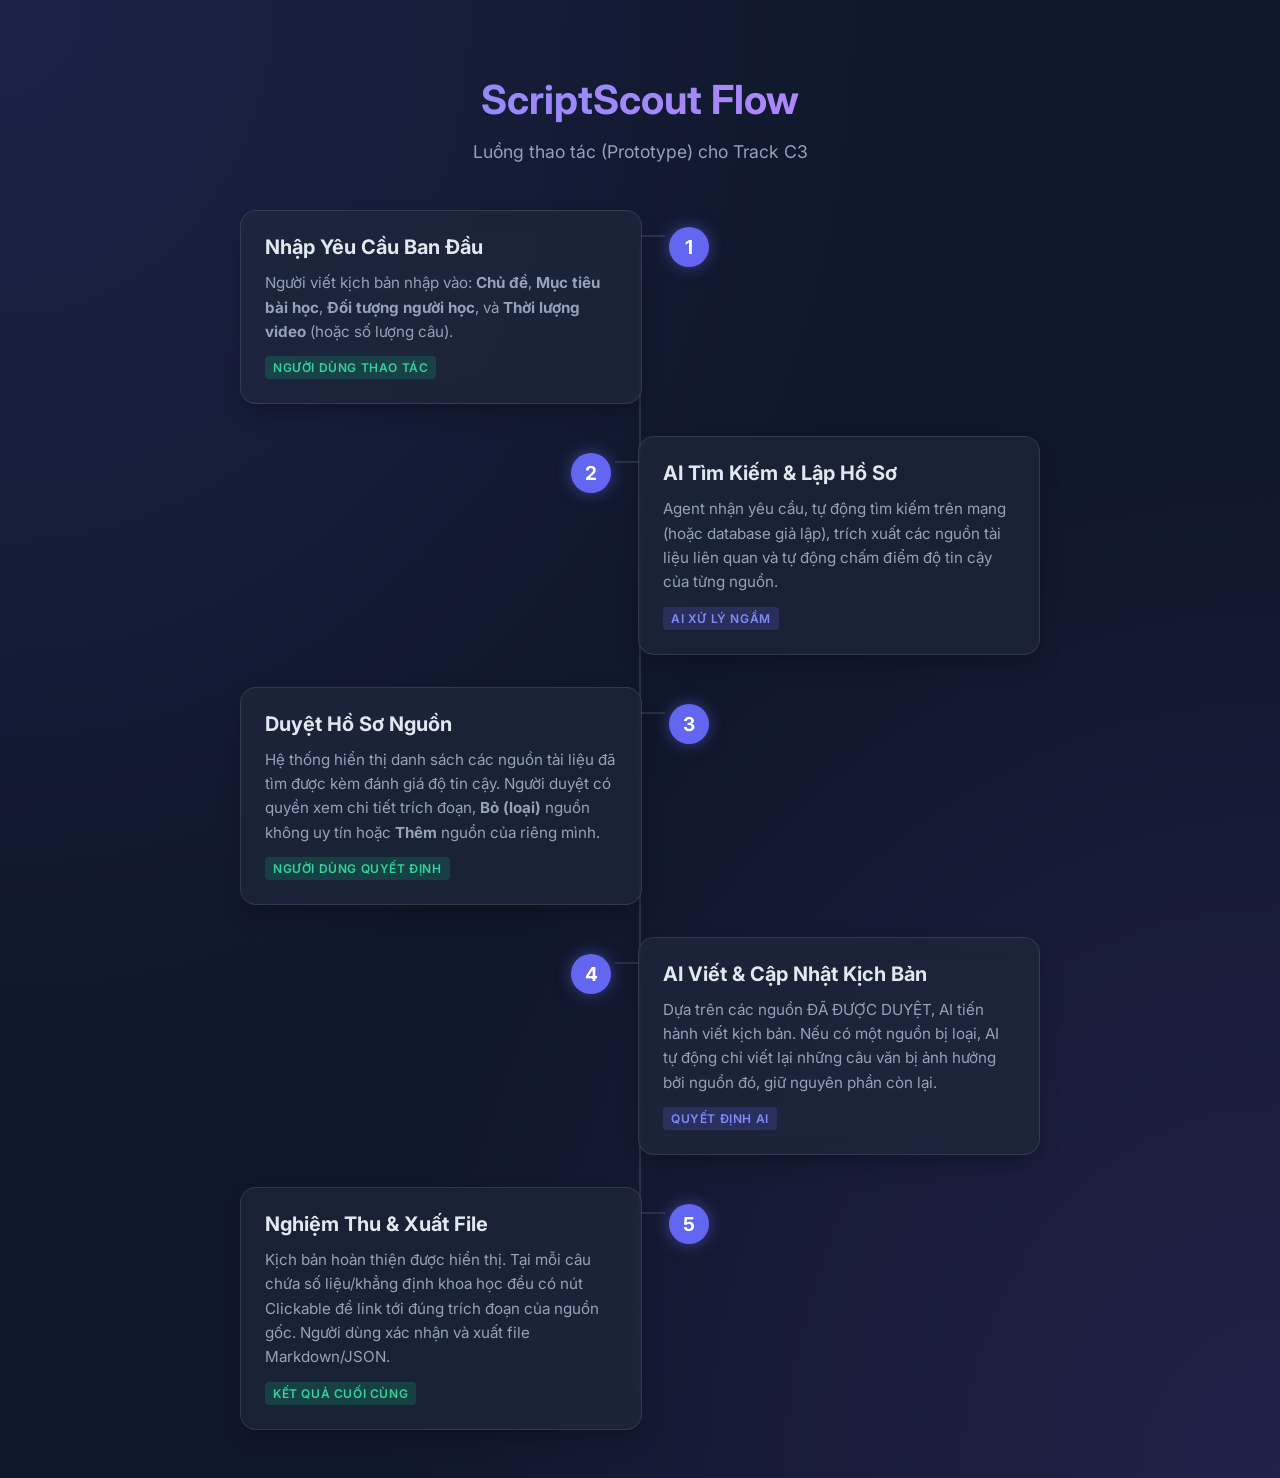
<file: flow.html>
<!DOCTYPE html>
<html lang="vi">
<head>
    <meta charset="UTF-8">
    <meta name="viewport" content="width=device-width, initial-scale=1.0">
    <title>Sơ đồ luồng - ScriptScout (C3)</title>
    <style>
        :root {
            --primary: #6366f1;
            --primary-hover: #4f46e5;
            --bg: #0f172a;
            --card-bg: rgba(30, 41, 59, 0.7);
            --text: #f8fafc;
            --text-muted: #94a3b8;
            --border: rgba(255, 255, 255, 0.1);
        }
        body {
            font-family: 'Inter', system-ui, -apple-system, sans-serif;
            background: var(--bg);
            background-image: 
                radial-gradient(at 0% 0%, rgba(99, 102, 241, 0.15) 0px, transparent 50%),
                radial-gradient(at 100% 100%, rgba(139, 92, 246, 0.15) 0px, transparent 50%);
            color: var(--text);
            margin: 0;
            min-height: 100vh;
            display: flex;
            flex-direction: column;
            align-items: center;
            padding: 3rem 1rem;
        }
        .container {
            max-width: 800px;
            width: 100%;
        }
        h1 {
            text-align: center;
            font-size: 2.5rem;
            margin-bottom: 0.5rem;
            background: linear-gradient(135deg, #818cf8, #c084fc);
            -webkit-background-clip: text;
            -webkit-text-fill-color: transparent;
        }
        p.subtitle {
            text-align: center;
            color: var(--text-muted);
            margin-bottom: 3rem;
            font-size: 1.1rem;
        }
        .flow-container {
            position: relative;
            display: flex;
            flex-direction: column;
            gap: 2rem;
        }
        .flow-container::before {
            content: '';
            position: absolute;
            top: 2rem;
            bottom: 2rem;
            left: 50%;
            width: 2px;
            background: var(--border);
            transform: translateX(-50%);
            z-index: 0;
        }
        .step {
            position: relative;
            z-index: 1;
            background: var(--card-bg);
            backdrop-filter: blur(12px);
            border: 1px solid var(--border);
            border-radius: 1rem;
            padding: 1.5rem;
            width: calc(50% - 3rem);
            box-shadow: 0 10px 25px -5px rgba(0, 0, 0, 0.3);
            transition: all 0.3s ease;
            opacity: 0;
            transform: translateY(20px);
            animation: fadeIn 0.6s forwards;
        }
        .step:hover {
            transform: translateY(-5px);
            border-color: rgba(129, 140, 248, 0.5);
            box-shadow: 0 20px 25px -5px rgba(0, 0, 0, 0.4), 0 0 20px rgba(99, 102, 241, 0.2);
        }
        .step:nth-child(odd) {
            align-self: flex-start;
        }
        .step:nth-child(even) {
            align-self: flex-end;
        }
        .step::after {
            content: '';
            position: absolute;
            top: 1.5rem;
            width: 1.5rem;
            height: 2px;
            background: var(--border);
        }
        .step:nth-child(odd)::after {
            right: -1.5rem;
        }
        .step:nth-child(even)::after {
            left: -1.5rem;
        }
        .step-number {
            position: absolute;
            top: 1rem;
            width: 2.5rem;
            height: 2.5rem;
            background: var(--primary);
            color: white;
            border-radius: 50%;
            display: flex;
            align-items: center;
            justify-content: center;
            font-weight: bold;
            font-size: 1.2rem;
            box-shadow: 0 0 15px rgba(99, 102, 241, 0.5);
        }
        .step:nth-child(odd) .step-number {
            right: -4.25rem;
        }
        .step:nth-child(even) .step-number {
            left: -4.25rem;
        }
        .step h3 {
            margin: 0 0 0.75rem 0;
            color: #e2e8f0;
            font-size: 1.25rem;
        }
        .step p {
            margin: 0;
            color: var(--text-muted);
            line-height: 1.6;
            font-size: 0.95rem;
        }
        .badge {
            display: inline-block;
            padding: 0.25rem 0.5rem;
            background: rgba(99, 102, 241, 0.2);
            color: #818cf8;
            border-radius: 0.25rem;
            font-size: 0.75rem;
            font-weight: 600;
            margin-top: 0.75rem;
            letter-spacing: 0.05em;
            text-transform: uppercase;
        }
        .badge.user { background: rgba(16, 185, 129, 0.2); color: #34d399; }
        
        @keyframes fadeIn {
            to {
                opacity: 1;
                transform: translateY(0);
            }
        }
        
        /* Stagger animations */
        .step:nth-child(1) { animation-delay: 0.1s; }
        .step:nth-child(2) { animation-delay: 0.3s; }
        .step:nth-child(3) { animation-delay: 0.5s; }
        .step:nth-child(4) { animation-delay: 0.7s; }
        .step:nth-child(5) { animation-delay: 0.9s; }
        
        @media (max-width: 768px) {
            .flow-container::before {
                left: 2rem;
            }
            .step {
                width: calc(100% - 5rem);
                align-self: flex-end !important;
                margin-left: auto;
            }
            .step::after {
                left: -1.5rem !important;
                right: auto !important;
            }
            .step-number {
                left: -3.25rem !important;
                right: auto !important;
            }
        }
    </style>
    <link href="https://fonts.googleapis.com/css2?family=Inter:wght@400;600;700&display=swap" rel="stylesheet">
</head>
<body>
    <div class="container">
        <h1>ScriptScout Flow</h1>
        <p class="subtitle">Luồng thao tác (Prototype) cho Track C3</p>
        
        <div class="flow-container">
            <!-- Step 1 -->
            <div class="step">
                <div class="step-number">1</div>
                <h3>Nhập Yêu Cầu Ban Đầu</h3>
                <p>Người viết kịch bản nhập vào: <strong>Chủ đề</strong>, <strong>Mục tiêu bài học</strong>, <strong>Đối tượng người học</strong>, và <strong>Thời lượng video</strong> (hoặc số lượng câu).</p>
                <span class="badge user">Người dùng thao tác</span>
            </div>
            
            <!-- Step 2 -->
            <div class="step">
                <div class="step-number">2</div>
                <h3>AI Tìm Kiếm & Lập Hồ Sơ</h3>
                <p>Agent nhận yêu cầu, tự động tìm kiếm trên mạng (hoặc database giả lập), trích xuất các nguồn tài liệu liên quan và tự động chấm điểm độ tin cậy của từng nguồn.</p>
                <span class="badge">AI xử lý ngầm</span>
            </div>
            
            <!-- Step 3 -->
            <div class="step">
                <div class="step-number">3</div>
                <h3>Duyệt Hồ Sơ Nguồn</h3>
                <p>Hệ thống hiển thị danh sách các nguồn tài liệu đã tìm được kèm đánh giá độ tin cậy. Người duyệt có quyền xem chi tiết trích đoạn, <strong>Bỏ (loại)</strong> nguồn không uy tín hoặc <strong>Thêm</strong> nguồn của riêng mình.</p>
                <span class="badge user">Người dùng quyết định</span>
            </div>
            
            <!-- Step 4 -->
            <div class="step">
                <div class="step-number">4</div>
                <h3>AI Viết & Cập Nhật Kịch Bản</h3>
                <p>Dựa trên các nguồn ĐÃ ĐƯỢC DUYỆT, AI tiến hành viết kịch bản. Nếu có một nguồn bị loại, AI tự động chỉ viết lại những câu văn bị ảnh hưởng bởi nguồn đó, giữ nguyên phần còn lại.</p>
                <span class="badge">Quyết định AI</span>
            </div>
            
            <!-- Step 5 -->
            <div class="step">
                <div class="step-number">5</div>
                <h3>Nghiệm Thu & Xuất File</h3>
                <p>Kịch bản hoàn thiện được hiển thị. Tại mỗi câu chứa số liệu/khẳng định khoa học đều có nút Clickable để link tới đúng trích đoạn của nguồn gốc. Người dùng xác nhận và xuất file Markdown/JSON.</p>
                <span class="badge user">Kết quả cuối cùng</span>
            </div>
        </div>
    </div>
</body>
</html>
</file>
